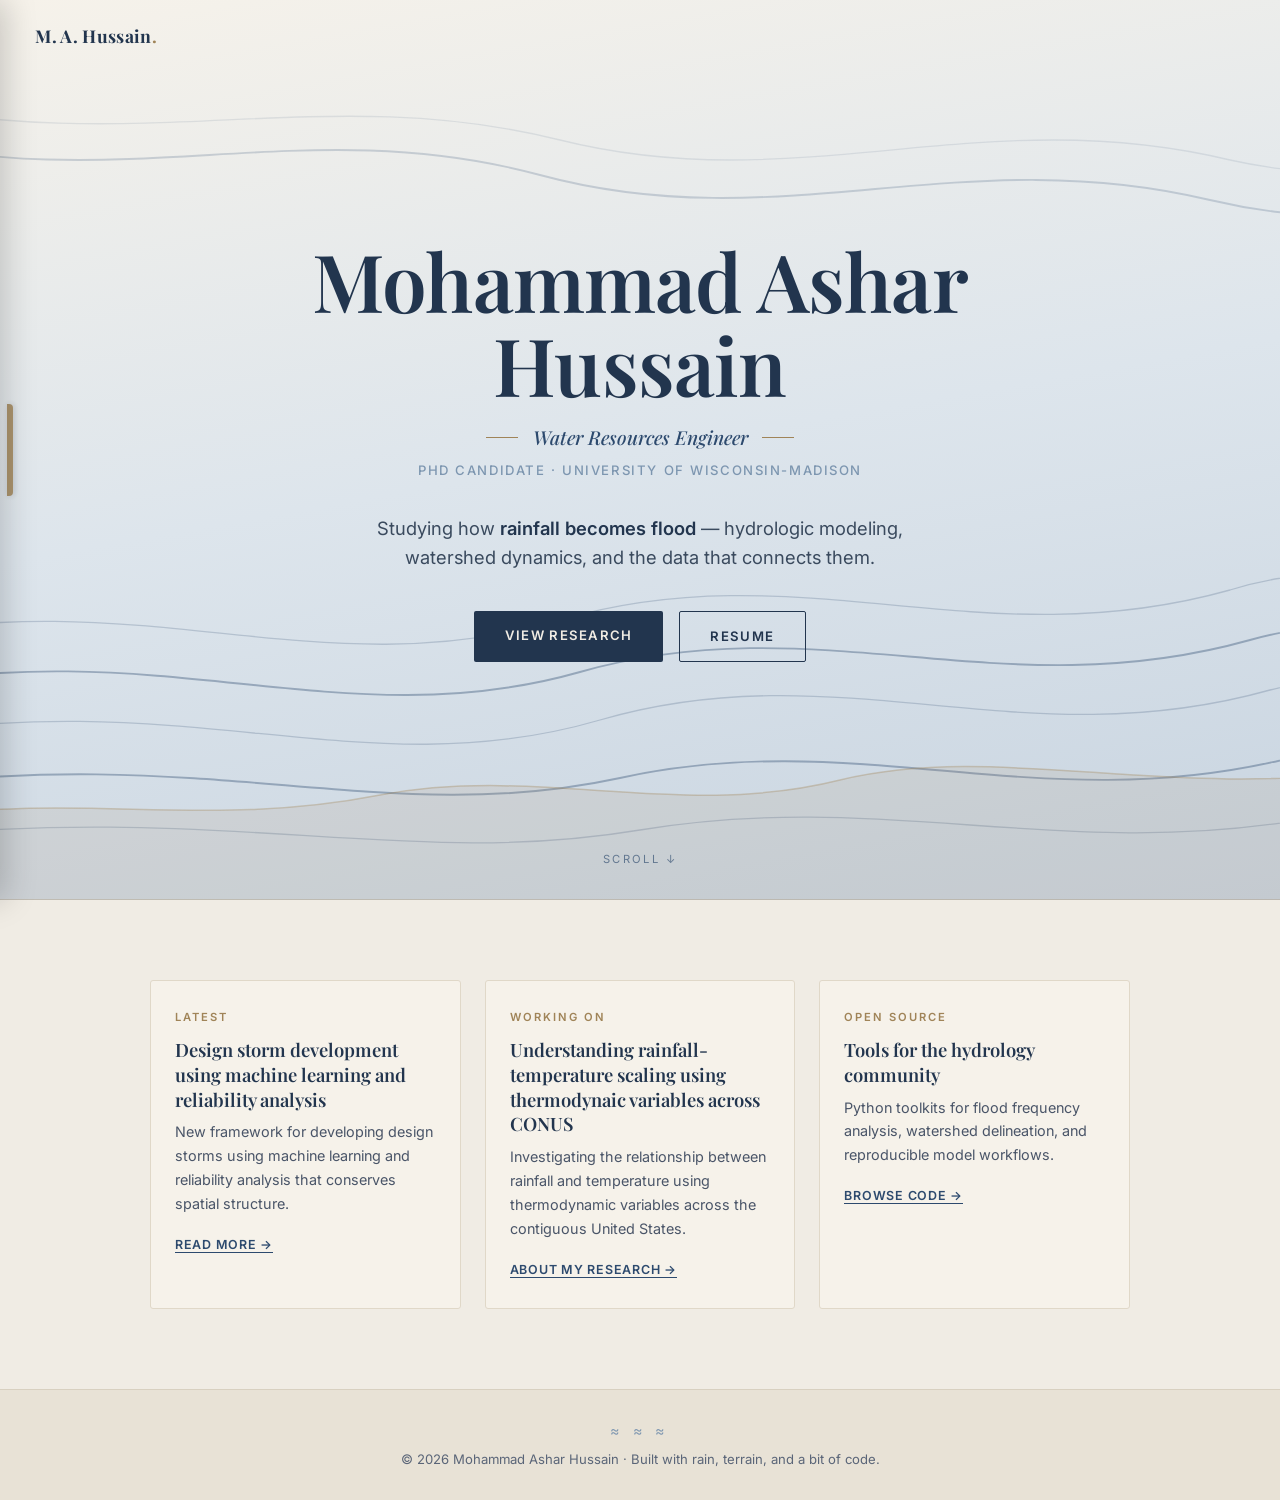
<file: index.html>
<!DOCTYPE html>
<html lang="en">
<head>
<meta charset="UTF-8">
<meta name="viewport" content="width=device-width, initial-scale=1.0">
<title>Mohammad Ashar Hussain — Water Resources Engineer</title>
<meta name="description" content="PhD Candidate in Water Resources Engineering. Research in hydrology, flood modeling, and watershed dynamics.">
<link rel="preconnect" href="https://fonts.googleapis.com">
<link rel="preconnect" href="https://fonts.gstatic.com" crossorigin>
<link href="https://fonts.googleapis.com/css2?family=Playfair+Display:ital,wght@0,500;0,600;0,700;1,500&family=Inter:wght@300;400;500;600&display=swap" rel="stylesheet">
<link rel="stylesheet" href="styles.css">
</head>
<body>

<!-- TOP BAR -->
<header class="bar">
  <a href="index.html" class="logo">M. A. Hussain<span class="dot">.</span></a>
</header>

<!-- LEFT-EDGE SIDE NAV -->
<aside class="side-nav" aria-label="Site navigation">
  <svg class="side-nav-contours" viewBox="0 0 1440 900" preserveAspectRatio="xMidYMid slice" aria-hidden="true">
    <path class="contour major" d="M-50,720 C200,640 380,760 620,690 C860,620 1040,740 1290,660 C1390,628 1460,650 1500,640"/>
    <path class="contour" d="M-50,760 C220,690 400,800 640,735 C880,670 1060,780 1310,705 C1400,678 1460,695 1500,688"/>
    <path class="contour" d="M-50,800 C240,740 420,840 660,782 C900,724 1080,820 1330,752 C1410,730 1460,742 1500,738"/>
    <path class="contour major" d="M-50,150 C220,90 400,180 640,120 C880,60 1060,160 1310,90 C1400,65 1460,80 1500,75"/>
    <path class="contour" d="M-50,190 C240,140 420,210 660,160 C900,110 1080,200 1330,140 C1410,120 1460,128 1500,124"/>
  </svg>
  <button class="side-nav-close" aria-label="Close menu">×</button>
  <nav>
    <ol>
      <li><a href="index.html">Home</a></li>
      <li><a href="about.html">About</a></li>
      <li><a href="publications.html">Publications</a></li>
      <li><a href="cv.html">Resume</a></li>
      <li><a href="code.html">Data &amp; Code</a></li>
      <li><a href="contact.html">Contact</a></li>
    </ol>
  </nav>
</aside>
<button class="side-nav-handle" aria-label="Open menu"></button>

<main>
  <!-- HERO -->
  <section class="hero">
    <svg class="hero-svg" viewBox="0 0 1440 900" preserveAspectRatio="xMidYMid slice" aria-hidden="true">
      <!-- upper contours (clouds/sky) -->
      <path class="contour" d="M-50,100 C220,160 400,80 640,140 C880,200 1060,100 1310,160 C1400,180 1460,170 1500,172" opacity=".5"/>
      <path class="contour major" d="M-50,135 C200,200 380,110 620,175 C860,240 1040,140 1290,200 C1395,225 1460,212 1500,215" opacity=".55"/>
      <!-- lower contours (terrain) -->
      <path class="contour" d="M-50,640 C220,580 400,690 640,620 C880,550 1060,660 1310,590 C1400,562 1460,580 1500,575"/>
      <path class="contour major" d="M-50,690 C240,630 420,740 660,672 C900,604 1080,710 1330,640 C1410,618 1460,628 1500,624"/>
      <path class="contour" d="M-50,740 C260,680 440,790 680,720 C920,650 1100,760 1350,690 C1420,672 1460,680 1500,678"/>
      <path class="contour major" d="M-50,790 C280,740 460,830 700,778 C940,725 1120,820 1370,758 C1430,745 1465,750 1500,748"/>
      <path class="contour" d="M-50,840 C300,800 480,870 720,830 C960,790 1140,860 1380,820 C1440,810 1470,815 1500,815"/>
      <!-- subtle horizon terrain silhouette -->
      <path class="terrain" d="M-20,900 L-20,820 C160,790 280,830 460,795 C620,765 760,820 920,780 C1080,742 1240,800 1460,770 L1460,900 Z"/>
    </svg>

    <div class="hero-content">
      <h1>Mohammad Ashar Hussain</h1>
      <p class="title-line">Water Resources Engineer</p>
      <p class="affil">PhD Candidate · University of Wisconsin-Madison</p>
      <p class="lede">Studying how <strong>rainfall becomes flood</strong> — hydrologic modeling, watershed dynamics, and the data that connects them.</p>
      <div class="hero-cta">
        <a href="publications.html" class="btn btn-solid">View Research</a>
        <a href="cv.html" class="btn btn-ghost">Resume</a>
      </div>
    </div>
    <div class="scroll-hint">Scroll ↓</div>
  </section>

  <!-- HIGHLIGHTS -->
  <section class="highlights">
    <div class="h-wrap">
      <div class="hcard">
        <div class="label">Latest</div>
        <h3>Design storm development using machine learning and reliability analysis</h3>
        <p>New framework for developing design storms using machine learning and reliability analysis that conserves spatial structure.</p>
        <a href="publications.html">Read more →</a>
      </div>
      <div class="hcard">
        <div class="label">Working on</div>
        <h3>Understanding rainfall-temperature scaling using thermodynaic variables across CONUS</h3>
        <p>Investigating the relationship between rainfall and temperature using thermodynamic variables across the contiguous United States.</p>
        <a href="about.html">About my research →</a>
      </div>
      <div class="hcard">
        <div class="label">Open source</div>
        <h3>Tools for the hydrology community</h3>
        <p>Python toolkits for flood frequency analysis, watershed delineation, and reproducible model workflows.</p>
        <a href="code.html">Browse code →</a>
      </div>
    </div>
  </section>
</main>

<footer>
  <div class="wave">≈ ≈ ≈</div>
  <div>© 2026 Mohammad Ashar Hussain · Built with rain, terrain, and a bit of code.</div>
</footer>

<script src="script.js"></script>
</body>
</html>
</file>
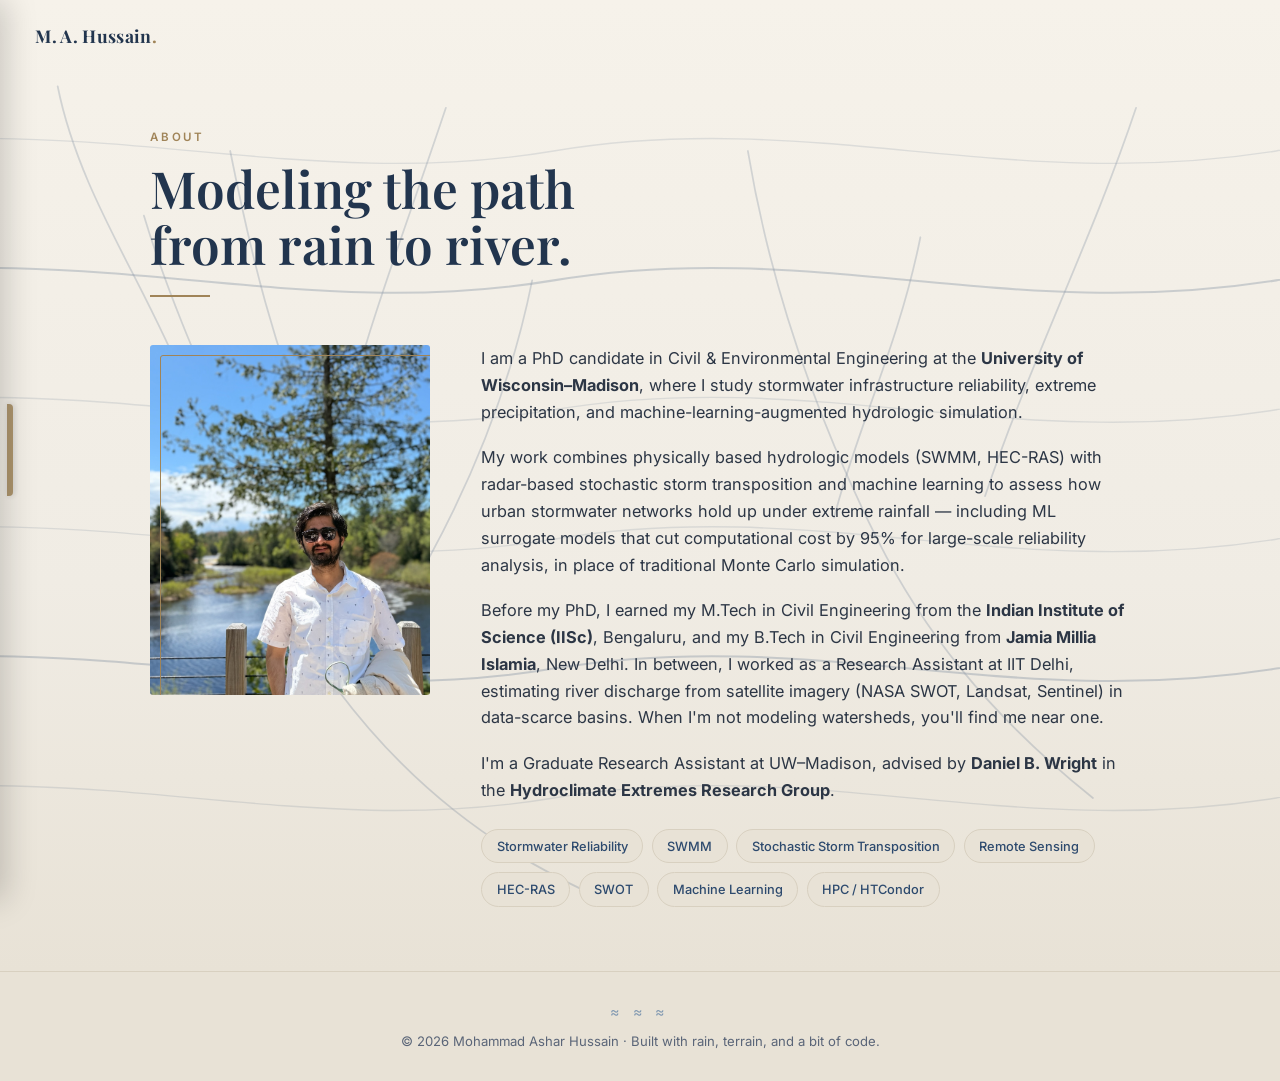
<file: about.html>
<!DOCTYPE html>
<html lang="en">
<head>
<meta charset="UTF-8">
<meta name="viewport" content="width=device-width, initial-scale=1.0">
<title>About — Mohammad Ashar Hussain</title>
<link rel="preconnect" href="https://fonts.googleapis.com">
<link rel="preconnect" href="https://fonts.gstatic.com" crossorigin>
<link href="https://fonts.googleapis.com/css2?family=Playfair+Display:ital,wght@0,500;0,600;0,700;1,500&family=Inter:wght@300;400;500;600&display=swap" rel="stylesheet">
<link rel="stylesheet" href="styles.css">
</head>
<body>

<header class="bar">
  <a href="index.html" class="logo">M. A. Hussain<span class="dot">.</span></a>
</header>

<aside class="side-nav" aria-label="Site navigation">
  <svg class="side-nav-contours" viewBox="0 0 1440 900" preserveAspectRatio="xMidYMid slice" aria-hidden="true">
    <path class="contour major" d="M-50,720 C200,640 380,760 620,690 C860,620 1040,740 1290,660 C1390,628 1460,650 1500,640"/>
    <path class="contour" d="M-50,760 C220,690 400,800 640,735 C880,670 1060,780 1310,705 C1400,678 1460,695 1500,688"/>
    <path class="contour" d="M-50,800 C240,740 420,840 660,782 C900,724 1080,820 1330,752 C1410,730 1460,742 1500,738"/>
    <path class="contour major" d="M-50,150 C220,90 400,180 640,120 C880,60 1060,160 1310,90 C1400,65 1460,80 1500,75"/>
    <path class="contour" d="M-50,190 C240,140 420,210 660,160 C900,110 1080,200 1330,140 C1410,120 1460,128 1500,124"/>
  </svg>
  <button class="side-nav-close" aria-label="Close menu">×</button>
  <nav>
    <ol>
      <li><a href="index.html">Home</a></li>
      <li><a href="about.html">About</a></li>
      <li><a href="publications.html">Publications</a></li>
      <li><a href="cv.html">Resume</a></li>
      <li><a href="code.html">Data &amp; Code</a></li>
      <li><a href="contact.html">Contact</a></li>
    </ol>
  </nav>
</aside>
<button class="side-nav-handle" aria-label="Open menu"></button>

<main>
  <section class="page">
    <!-- HYDROLOGY / WATERSHED BACKGROUND -->
    <svg class="page-bg" viewBox="0 0 1440 900" preserveAspectRatio="xMidYMid slice" aria-hidden="true">
      <path class="contour" d="M-50,140 C220,100 400,180 640,140 C880,100 1060,180 1310,140 C1400,124 1460,130 1500,128"/>
      <path class="contour major" d="M-50,260 C220,220 400,300 640,260 C880,220 1060,300 1310,260 C1400,244 1460,250 1500,248"/>
      <path class="contour" d="M-50,380 C220,340 400,420 640,380 C880,340 1060,420 1310,380 C1400,364 1460,370 1500,368"/>
      <path class="contour" d="M-50,500 C220,460 400,540 640,500 C880,460 1060,540 1310,500 C1400,484 1460,490 1500,488"/>
      <path class="contour major" d="M-50,620 C220,580 400,660 640,620 C880,580 1060,660 1310,620 C1400,604 1460,610 1500,608"/>
      <path class="contour" d="M-50,740 C220,700 400,780 640,740 C880,700 1060,780 1310,740 C1400,724 1460,730 1500,728"/>
      <path class="river" d="M180,80 C200,180 260,260 300,360 C340,460 380,560 440,640 C500,720 580,790 700,840"/>
      <path class="river" d="M340,140 C360,240 380,320 420,420"/>
      <path class="river" d="M540,100 C500,220 460,320 440,420"/>
      <path class="river" d="M260,200 C290,300 340,400 380,500"/>
      <path class="river" d="M620,260 C600,360 560,460 500,560"/>
      <path class="river" d="M820,140 C840,260 880,380 940,500 C980,580 1040,660 1140,740"/>
      <path class="river" d="M980,220 C960,320 920,400 900,480"/>
      <path class="river" d="M1180,100 C1140,220 1080,340 1040,460"/>
    </svg>
    <div class="page-wrap">
      <div class="page-head">
        <div class="eyebrow">About</div>
        <h1>Modeling the path<br>from rain to river.</h1>
        <div class="divider"></div>
      </div>

      <div class="about-grid">
        <div class="portrait">
          <img src="assets/photo.jpg" alt="Mohammad Ashar Hussain">
        </div>
        <div class="about-text">
          <p>I am a PhD candidate in Civil &amp; Environmental Engineering at the <strong>University of Wisconsin–Madison</strong>, where I study stormwater infrastructure reliability, extreme precipitation, and machine-learning-augmented hydrologic simulation.</p>
          <p>My work combines physically based hydrologic models (SWMM, HEC-RAS) with radar-based stochastic storm transposition and machine learning to assess how urban stormwater networks hold up under extreme rainfall — including ML surrogate models that cut computational cost by 95% for large-scale reliability analysis, in place of traditional Monte Carlo simulation.</p>
          <p>Before my PhD, I earned my M.Tech in Civil Engineering from the <strong>Indian Institute of Science (IISc)</strong>, Bengaluru, and my B.Tech in Civil Engineering from <strong>Jamia Millia Islamia</strong>, New Delhi. In between, I worked as a Research Assistant at IIT Delhi, estimating river discharge from satellite imagery (NASA SWOT, Landsat, Sentinel) in data-scarce basins. When I'm not modeling watersheds, you'll find me near one.</p>
          <p>I'm a Graduate Research Assistant at UW–Madison, advised by <strong>Daniel B. Wright</strong> in the <strong>Hydroclimate Extremes Research Group</strong>.</p>

          <div class="interests">
            <span class="chip">Stormwater Reliability</span>
            <span class="chip">SWMM</span>
            <span class="chip">Stochastic Storm Transposition</span>
            <span class="chip">Remote Sensing</span>
            <span class="chip">HEC-RAS</span>
            <span class="chip">SWOT</span>
            <span class="chip">Machine Learning</span>
            <span class="chip">HPC / HTCondor</span>
          </div>
        </div>
      </div>
    </div>
  </section>
</main>

<footer>
  <div class="wave">≈ ≈ ≈</div>
  <div>© 2026 Mohammad Ashar Hussain · Built with rain, terrain, and a bit of code.</div>
</footer>

<script src="script.js"></script>
</body>
</html>
</file>
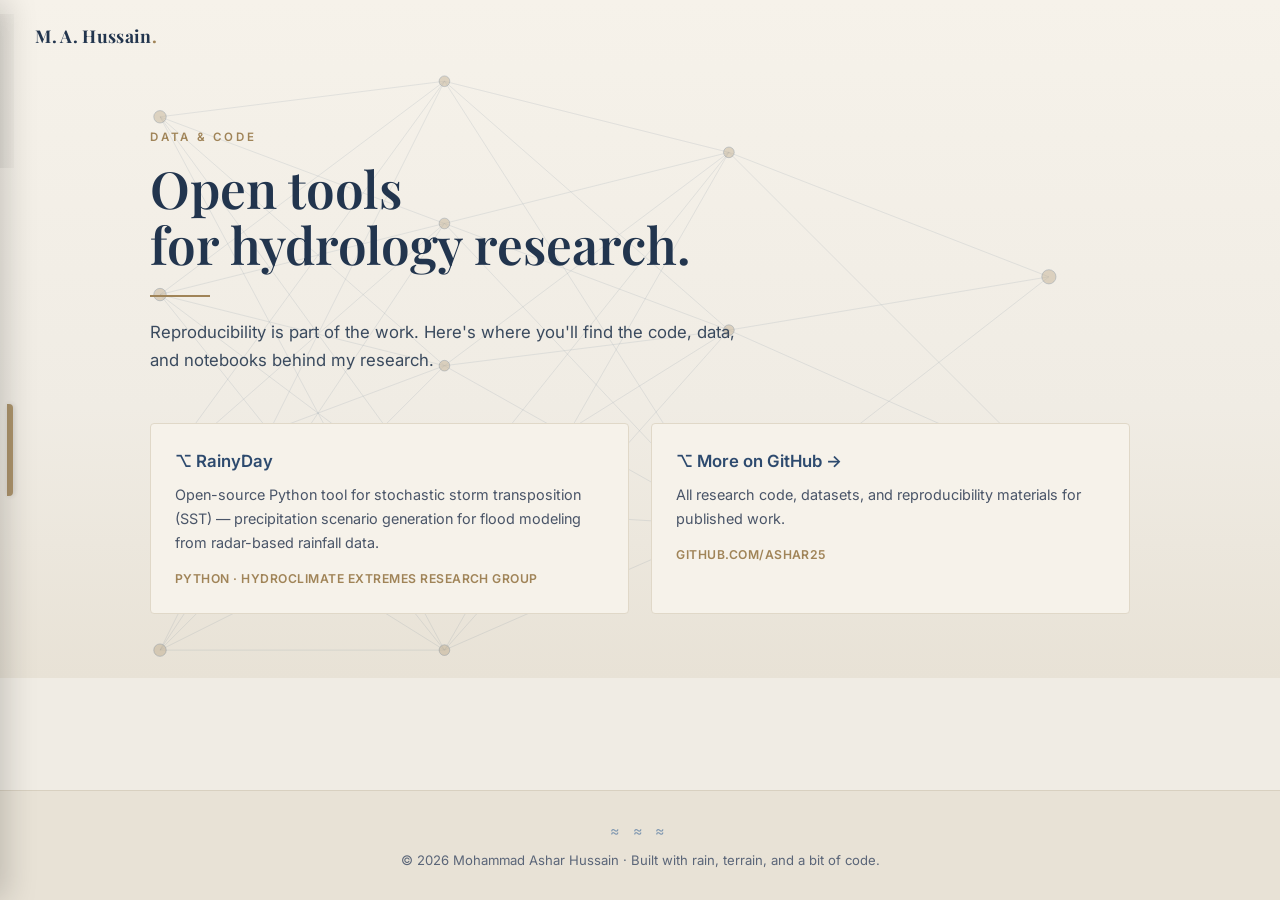
<file: code.html>
<!DOCTYPE html>
<html lang="en">
<head>
<meta charset="UTF-8">
<meta name="viewport" content="width=device-width, initial-scale=1.0">
<title>Data &amp; Code — Mohammad Ashar Hussain</title>
<link rel="preconnect" href="https://fonts.googleapis.com">
<link rel="preconnect" href="https://fonts.gstatic.com" crossorigin>
<link href="https://fonts.googleapis.com/css2?family=Playfair+Display:ital,wght@0,500;0,600;0,700;1,500&family=Inter:wght@300;400;500;600&display=swap" rel="stylesheet">
<link rel="stylesheet" href="styles.css">
</head>
<body>

<header class="bar">
  <a href="index.html" class="logo">M. A. Hussain<span class="dot">.</span></a>
</header>

<aside class="side-nav" aria-label="Site navigation">
  <svg class="side-nav-contours" viewBox="0 0 1440 900" preserveAspectRatio="xMidYMid slice" aria-hidden="true">
    <path class="contour major" d="M-50,720 C200,640 380,760 620,690 C860,620 1040,740 1290,660 C1390,628 1460,650 1500,640"/>
    <path class="contour" d="M-50,760 C220,690 400,800 640,735 C880,670 1060,780 1310,705 C1400,678 1460,695 1500,688"/>
    <path class="contour" d="M-50,800 C240,740 420,840 660,782 C900,724 1080,820 1330,752 C1410,730 1460,742 1500,738"/>
    <path class="contour major" d="M-50,150 C220,90 400,180 640,120 C880,60 1060,160 1310,90 C1400,65 1460,80 1500,75"/>
    <path class="contour" d="M-50,190 C240,140 420,210 660,160 C900,110 1080,200 1330,140 C1410,120 1460,128 1500,124"/>
  </svg>
  <button class="side-nav-close" aria-label="Close menu">×</button>
  <nav>
    <ol>
      <li><a href="index.html">Home</a></li>
      <li><a href="about.html">About</a></li>
      <li><a href="publications.html">Publications</a></li>
      <li><a href="cv.html">Resume</a></li>
      <li><a href="code.html">Data &amp; Code</a></li>
      <li><a href="contact.html">Contact</a></li>
    </ol>
  </nav>
</aside>
<button class="side-nav-handle" aria-label="Open menu"></button>

<main>
  <section class="page">
    <!-- MACHINE LEARNING NETWORK BACKGROUND -->
    <svg class="page-bg" viewBox="0 0 1440 900" preserveAspectRatio="xMidYMid slice" aria-hidden="true">
      <g class="edge">
        <line x1="180" y1="200" x2="500" y2="160"/>
        <line x1="180" y1="200" x2="500" y2="320"/>
        <line x1="180" y1="200" x2="500" y2="480"/>
        <line x1="180" y1="200" x2="500" y2="640"/>
        <line x1="180" y1="200" x2="500" y2="800"/>
        <line x1="180" y1="400" x2="500" y2="160"/>
        <line x1="180" y1="400" x2="500" y2="320"/>
        <line x1="180" y1="400" x2="500" y2="480"/>
        <line x1="180" y1="400" x2="500" y2="640"/>
        <line x1="180" y1="400" x2="500" y2="800"/>
        <line x1="180" y1="600" x2="500" y2="160"/>
        <line x1="180" y1="600" x2="500" y2="320"/>
        <line x1="180" y1="600" x2="500" y2="480"/>
        <line x1="180" y1="600" x2="500" y2="640"/>
        <line x1="180" y1="600" x2="500" y2="800"/>
        <line x1="180" y1="800" x2="500" y2="160"/>
        <line x1="180" y1="800" x2="500" y2="320"/>
        <line x1="180" y1="800" x2="500" y2="480"/>
        <line x1="180" y1="800" x2="500" y2="640"/>
        <line x1="180" y1="800" x2="500" y2="800"/>
        <line x1="500" y1="160" x2="820" y2="240"/>
        <line x1="500" y1="160" x2="820" y2="440"/>
        <line x1="500" y1="160" x2="820" y2="660"/>
        <line x1="500" y1="320" x2="820" y2="240"/>
        <line x1="500" y1="320" x2="820" y2="440"/>
        <line x1="500" y1="320" x2="820" y2="660"/>
        <line x1="500" y1="480" x2="820" y2="240"/>
        <line x1="500" y1="480" x2="820" y2="440"/>
        <line x1="500" y1="480" x2="820" y2="660"/>
        <line x1="500" y1="640" x2="820" y2="240"/>
        <line x1="500" y1="640" x2="820" y2="440"/>
        <line x1="500" y1="640" x2="820" y2="660"/>
        <line x1="500" y1="800" x2="820" y2="240"/>
        <line x1="500" y1="800" x2="820" y2="440"/>
        <line x1="500" y1="800" x2="820" y2="660"/>
        <line x1="820" y1="240" x2="1180" y2="380"/>
        <line x1="820" y1="240" x2="1180" y2="600"/>
        <line x1="820" y1="440" x2="1180" y2="380"/>
        <line x1="820" y1="440" x2="1180" y2="600"/>
        <line x1="820" y1="660" x2="1180" y2="380"/>
        <line x1="820" y1="660" x2="1180" y2="600"/>
      </g>
      <circle class="node" cx="180" cy="200" r="7"/>
      <circle class="node" cx="180" cy="400" r="7"/>
      <circle class="node" cx="180" cy="600" r="7"/>
      <circle class="node" cx="180" cy="800" r="7"/>
      <circle class="node" cx="500" cy="160" r="6"/>
      <circle class="node" cx="500" cy="320" r="6"/>
      <circle class="node" cx="500" cy="480" r="6"/>
      <circle class="node" cx="500" cy="640" r="6"/>
      <circle class="node" cx="500" cy="800" r="6"/>
      <circle class="node" cx="820" cy="240" r="6"/>
      <circle class="node" cx="820" cy="440" r="6"/>
      <circle class="node" cx="820" cy="660" r="6"/>
      <circle class="node" cx="1180" cy="380" r="8"/>
      <circle class="node" cx="1180" cy="600" r="8"/>
    </svg>
    <div class="page-wrap">
      <div class="page-head">
        <div class="eyebrow">Data &amp; Code</div>
        <h1>Open tools<br>for hydrology research.</h1>
        <div class="divider"></div>
        <p class="lead">Reproducibility is part of the work. Here's where you'll find the code, data, and notebooks behind my research.</p>
      </div>

      <div class="repo-grid">
        <a class="repo" href="https://github.com/HydroclimateExtremesGroup/RainyDay" target="_blank" rel="noopener">
          <div class="repo-name">⌥ RainyDay</div>
          <div class="repo-desc">Open-source Python tool for stochastic storm transposition (SST) — precipitation scenario generation for flood modeling from radar-based rainfall data.</div>
          <div class="repo-meta">Python · Hydroclimate Extremes Research Group</div>
        </a>
        <a class="repo" href="https://github.com/Ashar25" target="_blank" rel="noopener">
          <div class="repo-name">⌥ More on GitHub →</div>
          <div class="repo-desc">All research code, datasets, and reproducibility materials for published work.</div>
          <div class="repo-meta">github.com/Ashar25</div>
        </a>
      </div>
    </div>
  </section>
</main>

<footer>
  <div class="wave">≈ ≈ ≈</div>
  <div>© 2026 Mohammad Ashar Hussain · Built with rain, terrain, and a bit of code.</div>
</footer>

<script src="script.js"></script>
</body>
</html>
</file>
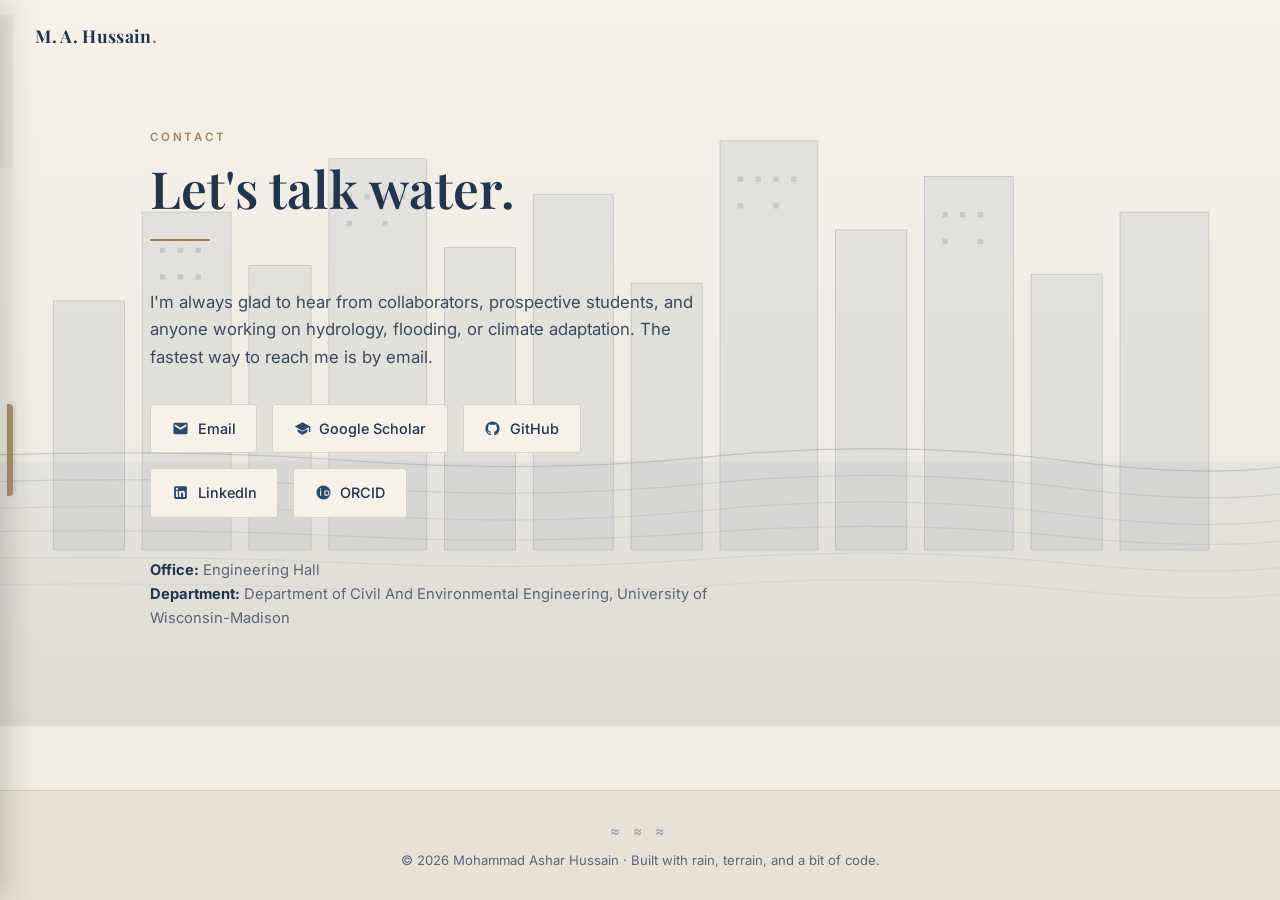
<file: contact.html>
<!DOCTYPE html>
<html lang="en">
<head>
<meta charset="UTF-8">
<meta name="viewport" content="width=device-width, initial-scale=1.0">
<title>Contact — Mohammad Ashar Hussain</title>
<link rel="preconnect" href="https://fonts.googleapis.com">
<link rel="preconnect" href="https://fonts.gstatic.com" crossorigin>
<link href="https://fonts.googleapis.com/css2?family=Playfair+Display:ital,wght@0,500;0,600;0,700;1,500&family=Inter:wght@300;400;500;600&display=swap" rel="stylesheet">
<link rel="stylesheet" href="styles.css">
</head>
<body>

<header class="bar">
  <a href="index.html" class="logo">M. A. Hussain<span class="dot">.</span></a>
</header>

<aside class="side-nav" aria-label="Site navigation">
  <svg class="side-nav-contours" viewBox="0 0 1440 900" preserveAspectRatio="xMidYMid slice" aria-hidden="true">
    <path class="contour major" d="M-50,720 C200,640 380,760 620,690 C860,620 1040,740 1290,660 C1390,628 1460,650 1500,640"/>
    <path class="contour" d="M-50,760 C220,690 400,800 640,735 C880,670 1060,780 1310,705 C1400,678 1460,695 1500,688"/>
    <path class="contour" d="M-50,800 C240,740 420,840 660,782 C900,724 1080,820 1330,752 C1410,730 1460,742 1500,738"/>
    <path class="contour major" d="M-50,150 C220,90 400,180 640,120 C880,60 1060,160 1310,90 C1400,65 1460,80 1500,75"/>
    <path class="contour" d="M-50,190 C240,140 420,210 660,160 C900,110 1080,200 1330,140 C1410,120 1460,128 1500,124"/>
  </svg>
  <button class="side-nav-close" aria-label="Close menu">×</button>
  <nav>
    <ol>
      <li><a href="index.html">Home</a></li>
      <li><a href="about.html">About</a></li>
      <li><a href="publications.html">Publications</a></li>
      <li><a href="cv.html">Resume</a></li>
      <li><a href="code.html">Data &amp; Code</a></li>
      <li><a href="contact.html">Contact</a></li>
    </ol>
  </nav>
</aside>
<button class="side-nav-handle" aria-label="Open menu"></button>

<main>
  <section class="page">
    <!-- URBAN FLOODING BACKGROUND -->
    <svg class="page-bg" viewBox="0 0 1440 900" preserveAspectRatio="xMidYMid slice" aria-hidden="true">
      <g class="building">
        <rect x="60" y="380" width="80" height="280"/>
        <rect x="160" y="280" width="100" height="380"/>
        <rect x="280" y="340" width="70" height="320"/>
        <rect x="370" y="220" width="110" height="440"/>
        <rect x="500" y="320" width="80" height="340"/>
        <rect x="600" y="260" width="90" height="400"/>
        <rect x="710" y="360" width="80" height="300"/>
        <rect x="810" y="200" width="110" height="460"/>
        <rect x="940" y="300" width="80" height="360"/>
        <rect x="1040" y="240" width="100" height="420"/>
        <rect x="1160" y="350" width="80" height="310"/>
        <rect x="1260" y="280" width="100" height="380"/>
      </g>
      <g fill="rgba(45,74,110,.32)">
        <rect x="180" y="320" width="6" height="6"/>
        <rect x="200" y="320" width="6" height="6"/>
        <rect x="220" y="320" width="6" height="6"/>
        <rect x="180" y="350" width="6" height="6"/>
        <rect x="200" y="350" width="6" height="6"/>
        <rect x="220" y="350" width="6" height="6"/>
        <rect x="390" y="260" width="6" height="6"/>
        <rect x="410" y="260" width="6" height="6"/>
        <rect x="430" y="260" width="6" height="6"/>
        <rect x="450" y="260" width="6" height="6"/>
        <rect x="390" y="290" width="6" height="6"/>
        <rect x="430" y="290" width="6" height="6"/>
        <rect x="830" y="240" width="6" height="6"/>
        <rect x="850" y="240" width="6" height="6"/>
        <rect x="870" y="240" width="6" height="6"/>
        <rect x="890" y="240" width="6" height="6"/>
        <rect x="830" y="270" width="6" height="6"/>
        <rect x="870" y="270" width="6" height="6"/>
        <rect x="1060" y="280" width="6" height="6"/>
        <rect x="1080" y="280" width="6" height="6"/>
        <rect x="1100" y="280" width="6" height="6"/>
        <rect x="1060" y="310" width="6" height="6"/>
        <rect x="1100" y="310" width="6" height="6"/>
      </g>
      <path class="waterfill" d="M-50,560 L1500,560 L1500,900 L-50,900 Z"/>
      <path class="waterline" d="M-50,555 Q200,545 400,560 T800,555 T1200,560 T1500,555"/>
      <path class="waterline" d="M-50,585 Q200,575 400,590 T800,585 T1200,590 T1500,585" opacity=".7"/>
      <path class="waterline" d="M-50,615 Q200,605 400,620 T800,615 T1200,620 T1500,615" opacity=".5"/>
      <path class="waterline" d="M-50,640 Q200,635 400,645 T800,640 T1200,645 T1500,640" opacity=".5"/>
      <path class="waterline" d="M-50,670 Q200,665 400,675 T800,670 T1200,675 T1500,670" opacity=".4"/>
      <path class="waterline" d="M-50,700 Q200,695 400,705 T800,700 T1200,705 T1500,700" opacity=".3"/>
    </svg>
    <div class="page-wrap">
      <div class="page-head">
        <div class="eyebrow">Contact</div>
        <h1>Let's talk water.</h1>
        <div class="divider"></div>
      </div>

      <div class="contact-inner">
        <p>I'm always glad to hear from collaborators, prospective students, and anyone working on hydrology, flooding, or climate adaptation. The fastest way to reach me is by email.</p>

        <div class="contact-links">
          <a href="mailto:mahussain3@wisc.edu">
            <svg viewBox="0 0 24 24"><path d="M20 4H4a2 2 0 0 0-2 2v12a2 2 0 0 0 2 2h16a2 2 0 0 0 2-2V6a2 2 0 0 0-2-2zm0 4.7-8 5-8-5V6l8 5 8-5v2.7z"/></svg>
            Email
          </a>
          <a href="https://scholar.google.com/citations?user=aCj7oDoAAAAJ&hl=en" target="_blank" rel="noopener">
            <svg viewBox="0 0 24 24"><path d="M12 3 1 9l11 6 9-4.9V17h2V9L12 3zm-6.8 9.7v4.3L12 21l6.8-4v-4.3L12 16.4l-6.8-3.7z"/></svg>
            Google Scholar
          </a>
          <a href="https://github.com/Ashar25" target="_blank" rel="noopener">
            <svg viewBox="0 0 24 24"><path d="M12 2a10 10 0 0 0-3.16 19.49c.5.09.68-.22.68-.48v-1.7c-2.78.6-3.37-1.34-3.37-1.34-.45-1.15-1.11-1.46-1.11-1.46-.91-.62.07-.6.07-.6 1 .07 1.53 1.03 1.53 1.03.9 1.52 2.34 1.08 2.91.83.09-.65.35-1.09.63-1.34-2.22-.25-4.55-1.11-4.55-4.94 0-1.09.39-1.98 1.03-2.68-.1-.25-.45-1.27.1-2.64 0 0 .84-.27 2.75 1.02a9.58 9.58 0 0 1 5 0c1.91-1.3 2.75-1.02 2.75-1.02.55 1.37.2 2.39.1 2.64.64.7 1.03 1.59 1.03 2.68 0 3.84-2.34 4.68-4.57 4.93.36.31.68.92.68 1.85v2.74c0 .27.18.58.69.48A10 10 0 0 0 12 2z"/></svg>
            GitHub
          </a>
          <a href="https://www.linkedin.com/in/asharhussain" target="_blank" rel="noopener">
            <svg viewBox="0 0 24 24"><path d="M19 3H5a2 2 0 0 0-2 2v14a2 2 0 0 0 2 2h14a2 2 0 0 0 2-2V5a2 2 0 0 0-2-2zM8.34 18.34H5.67v-8.6h2.67v8.6zM7 8.57a1.55 1.55 0 1 1 0-3.1 1.55 1.55 0 0 1 0 3.1zm11.34 9.77h-2.67v-4.18c0-1 0-2.28-1.39-2.28s-1.6 1.09-1.6 2.21v4.25H10v-8.6h2.56v1.17h.04a2.8 2.8 0 0 1 2.52-1.39c2.7 0 3.2 1.78 3.2 4.09v4.73z"/></svg>
            LinkedIn
          </a>
          <a href="https://orcid.org/0009-0000-8798-3633" target="_blank" rel="noopener">
            <svg viewBox="0 0 24 24"><path d="M12 2a10 10 0 1 0 0 20 10 10 0 0 0 0-20zM8.65 16.5H7.1V9.05h1.55v7.45zM7.87 8.1a.98.98 0 1 1 0-1.96.98.98 0 0 1 0 1.96zm9.13 8.4h-3.65V9.05h3.53c2.34 0 3.62 1.6 3.62 3.72 0 2.16-1.4 3.73-3.5 3.73zm-.16-6.1h-1.94v4.74h1.9c1.4 0 2.13-1.04 2.13-2.37 0-1.3-.75-2.37-2.09-2.37z"/></svg>
            ORCID
          </a>
        </div>

        <p style="margin-top:2.5rem;font-size:.92rem;color:#5a6578">
          <strong style="color:var(--slate)">Office:</strong> Engineering Hall<br>
          <strong style="color:var(--slate)">Department:</strong> Department of Civil And Environmental Engineering,  University of Wisconsin-Madison<br>
        </p>
      </div>
    </div>
  </section>
</main>

<footer>
  <div class="wave">≈ ≈ ≈</div>
  <div>© 2026 Mohammad Ashar Hussain · Built with rain, terrain, and a bit of code.</div>
</footer>

<script src="script.js"></script>
</body>
</html>
</file>
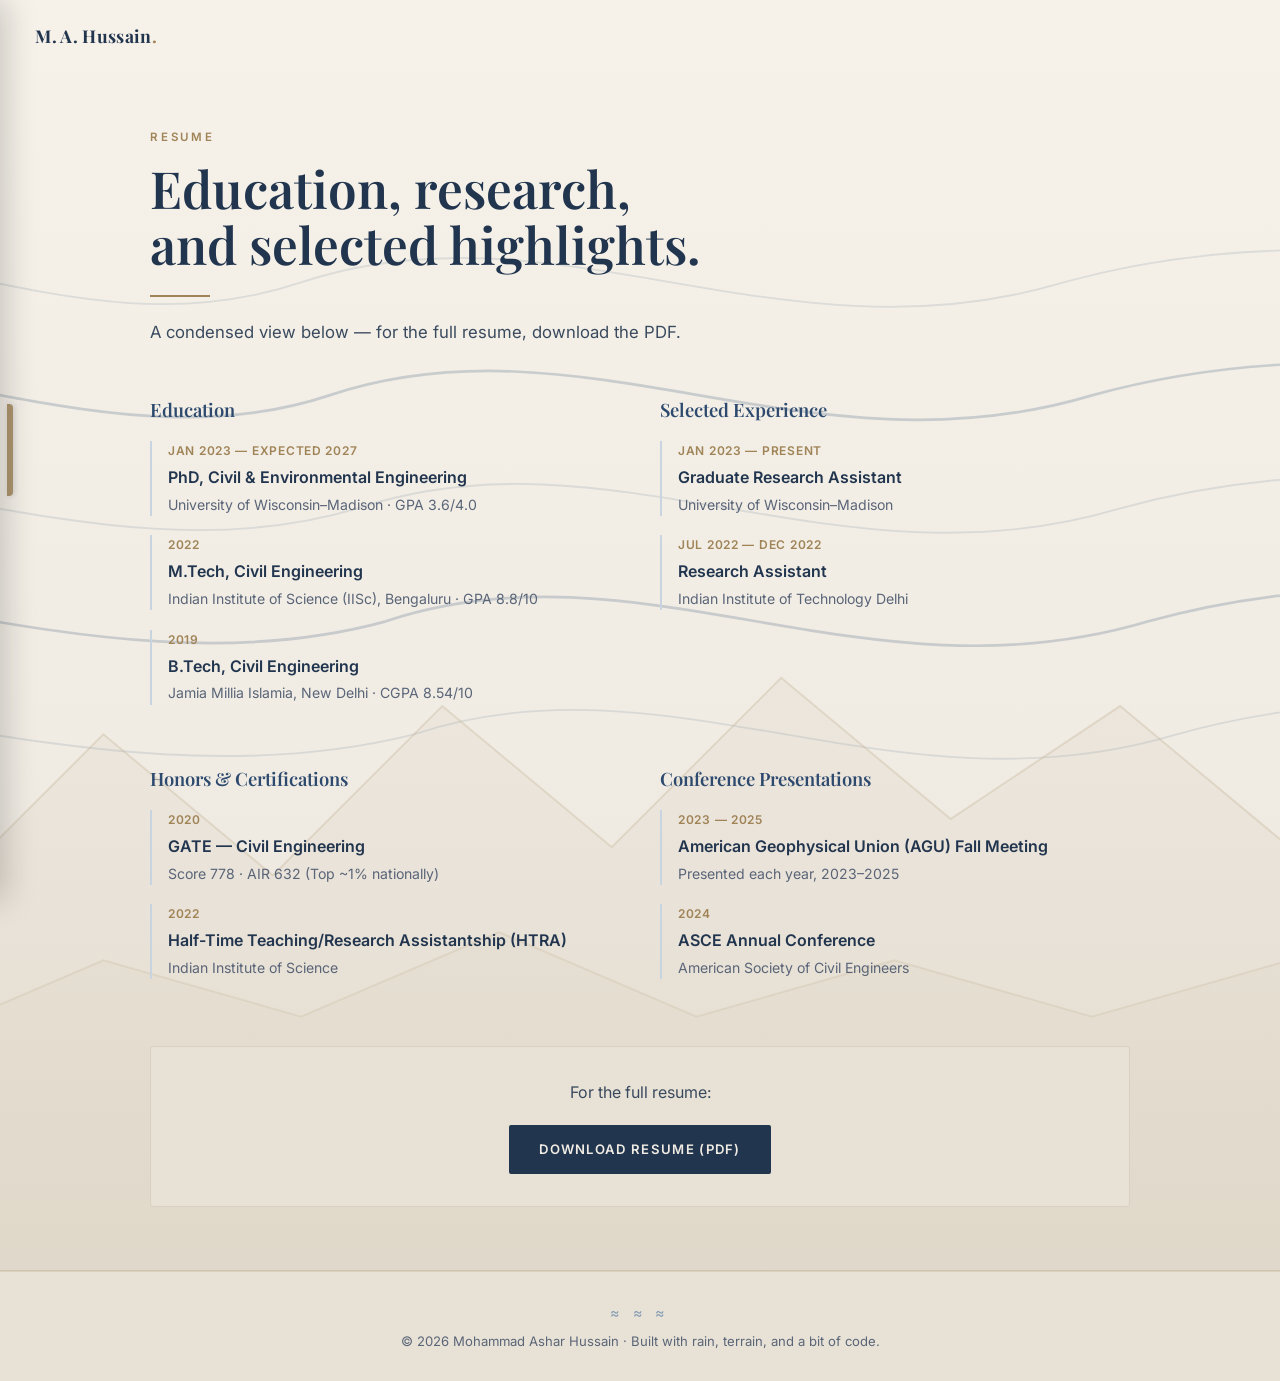
<file: cv.html>
<!DOCTYPE html>
<html lang="en">
<head>
<meta charset="UTF-8">
<meta name="viewport" content="width=device-width, initial-scale=1.0">
<title>Resume — Mohammad Ashar Hussain</title>
<link rel="preconnect" href="https://fonts.googleapis.com">
<link rel="preconnect" href="https://fonts.gstatic.com" crossorigin>
<link href="https://fonts.googleapis.com/css2?family=Playfair+Display:ital,wght@0,500;0,600;0,700;1,500&family=Inter:wght@300;400;500;600&display=swap" rel="stylesheet">
<link rel="stylesheet" href="styles.css">
</head>
<body>

<header class="bar">
  <a href="index.html" class="logo">M. A. Hussain<span class="dot">.</span></a>
</header>

<aside class="side-nav" aria-label="Site navigation">
  <svg class="side-nav-contours" viewBox="0 0 1440 900" preserveAspectRatio="xMidYMid slice" aria-hidden="true">
    <path class="contour major" d="M-50,720 C200,640 380,760 620,690 C860,620 1040,740 1290,660 C1390,628 1460,650 1500,640"/>
    <path class="contour" d="M-50,760 C220,690 400,800 640,735 C880,670 1060,780 1310,705 C1400,678 1460,695 1500,688"/>
    <path class="contour" d="M-50,800 C240,740 420,840 660,782 C900,724 1080,820 1330,752 C1410,730 1460,742 1500,738"/>
    <path class="contour major" d="M-50,150 C220,90 400,180 640,120 C880,60 1060,160 1310,90 C1400,65 1460,80 1500,75"/>
    <path class="contour" d="M-50,190 C240,140 420,210 660,160 C900,110 1080,200 1330,140 C1410,120 1460,128 1500,124"/>
  </svg>
  <button class="side-nav-close" aria-label="Close menu">×</button>
  <nav>
    <ol>
      <li><a href="index.html">Home</a></li>
      <li><a href="about.html">About</a></li>
      <li><a href="publications.html">Publications</a></li>
      <li><a href="cv.html">Resume</a></li>
      <li><a href="code.html">Data &amp; Code</a></li>
      <li><a href="contact.html">Contact</a></li>
    </ol>
  </nav>
</aside>
<button class="side-nav-handle" aria-label="Open menu"></button>

<main>
  <section class="page">
    <!-- TOPOGRAPHY / TERRAIN BACKGROUND -->
    <svg class="page-bg" viewBox="0 0 1440 900" preserveAspectRatio="xMidYMid slice" aria-hidden="true">
      <path class="contour" d="M-50,200 C160,120 300,260 480,200 C660,140 820,260 1020,200 C1200,150 1340,200 1500,180"/>
      <path class="contour major" d="M-50,280 C140,200 320,340 500,280 C680,220 840,340 1040,280 C1220,230 1360,280 1500,260"/>
      <path class="contour" d="M-50,360 C120,280 320,420 520,360 C700,300 860,420 1060,360 C1240,310 1380,360 1500,340"/>
      <path class="contour major" d="M-50,440 C100,360 320,500 540,440 C720,380 880,500 1080,440 C1260,390 1400,440 1500,420"/>
      <path class="contour" d="M-50,520 C80,440 320,580 560,520 C740,460 900,580 1100,520 C1280,470 1420,520 1500,500"/>
      <path class="ridge" d="M-20,900 L-20,680 L120,560 L220,640 L340,520 L460,620 L580,500 L700,600 L820,480 L940,580 L1060,500 L1180,600 L1300,540 L1460,620 L1460,900 Z"/>
      <path class="ridge" d="M-20,900 L-20,760 L100,700 L200,740 L340,680 L480,720 L620,660 L760,720 L900,680 L1040,720 L1180,680 L1320,740 L1460,720 L1460,900 Z" opacity=".7"/>
    </svg>
    <div class="page-wrap">
      <div class="page-head">
        <div class="eyebrow">Resume</div>
        <h1>Education, research,<br>and selected highlights.</h1>
        <div class="divider"></div>
        <p class="lead">A condensed view below — for the full resume, download the PDF.</p>
      </div>

      <div class="cv-grid">
        <div class="cv-block">
          <h3>Education</h3>
          <div class="cv-item">
            <div class="when">Jan 2023 — Expected 2027</div>
            <div class="what">PhD, Civil &amp; Environmental Engineering</div>
            <div class="where">University of Wisconsin–Madison · GPA 3.6/4.0</div>
          </div>
          <div class="cv-item">
            <div class="when">2022</div>
            <div class="what">M.Tech, Civil Engineering</div>
            <div class="where">Indian Institute of Science (IISc), Bengaluru · GPA 8.8/10</div>
          </div>
          <div class="cv-item">
            <div class="when">2019</div>
            <div class="what">B.Tech, Civil Engineering</div>
            <div class="where">Jamia Millia Islamia, New Delhi · CGPA 8.54/10</div>
          </div>
        </div>

        <div class="cv-block">
          <h3>Selected Experience</h3>
          <div class="cv-item">
            <div class="when">Jan 2023 — Present</div>
            <div class="what">Graduate Research Assistant</div>
            <div class="where">University of Wisconsin–Madison</div>
          </div>
          <div class="cv-item">
            <div class="when">Jul 2022 — Dec 2022</div>
            <div class="what">Research Assistant</div>
            <div class="where">Indian Institute of Technology Delhi</div>
          </div>
        </div>

        <div class="cv-block">
          <h3>Honors &amp; Certifications</h3>
          <div class="cv-item">
            <div class="when">2020</div>
            <div class="what">GATE — Civil Engineering</div>
            <div class="where">Score 778 · AIR 632 (Top ~1% nationally)</div>
          </div>
          <div class="cv-item">
            <div class="when">2022</div>
            <div class="what">Half-Time Teaching/Research Assistantship (HTRA)</div>
            <div class="where">Indian Institute of Science</div>
          </div>
        </div>

        <div class="cv-block">
          <h3>Conference Presentations</h3>
          <div class="cv-item">
            <div class="when">2023 — 2025</div>
            <div class="what">American Geophysical Union (AGU) Fall Meeting</div>
            <div class="where">Presented each year, 2023–2025</div>
          </div>
          <div class="cv-item">
            <div class="when">2024</div>
            <div class="what">ASCE Annual Conference</div>
            <div class="where">American Society of Civil Engineers</div>
          </div>
        </div>
      </div>

      <div class="cv-download-band">
        <p>For the full resume:</p>
        <a href="assets/cv.pdf" class="btn btn-solid" download>Download Resume (PDF)</a>
      </div>
    </div>
  </section>
</main>

<footer>
  <div class="wave">≈ ≈ ≈</div>
  <div>© 2026 Mohammad Ashar Hussain · Built with rain, terrain, and a bit of code.</div>
</footer>

<script src="script.js"></script>
</body>
</html>
</file>
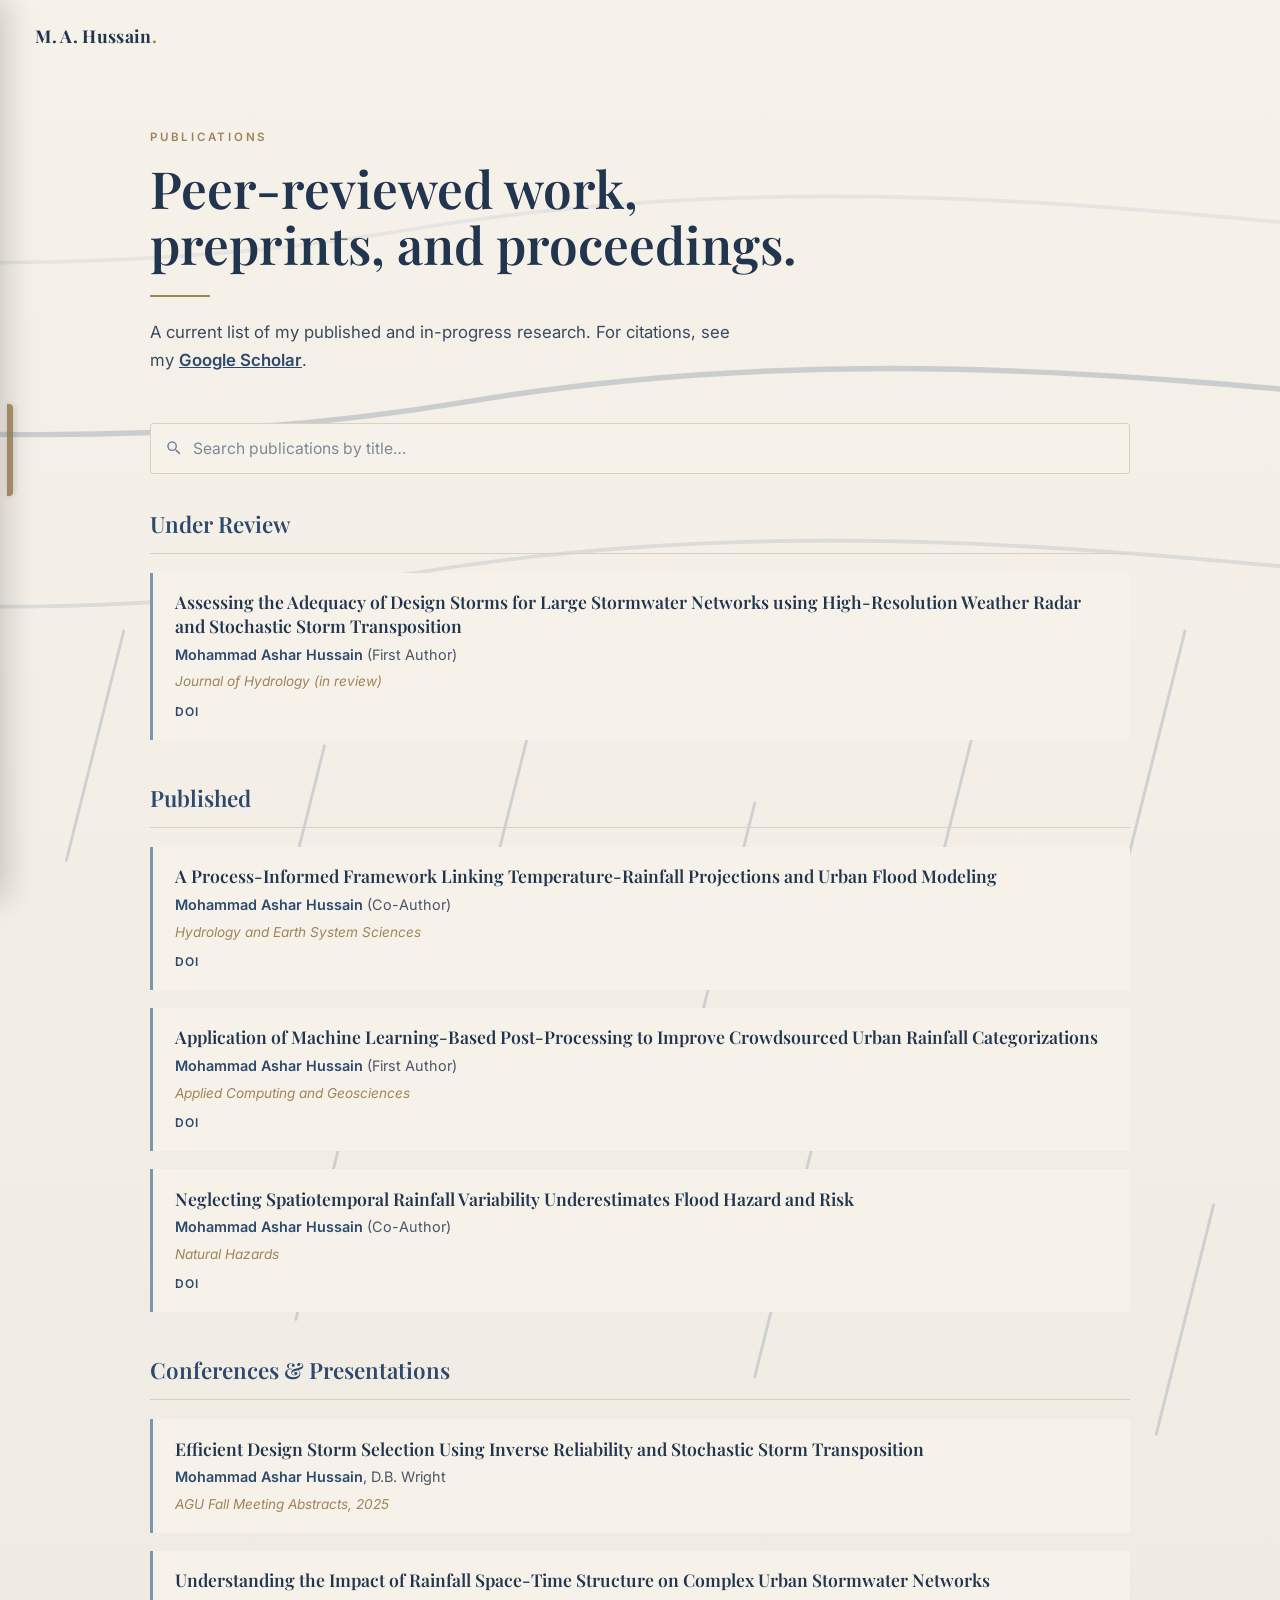
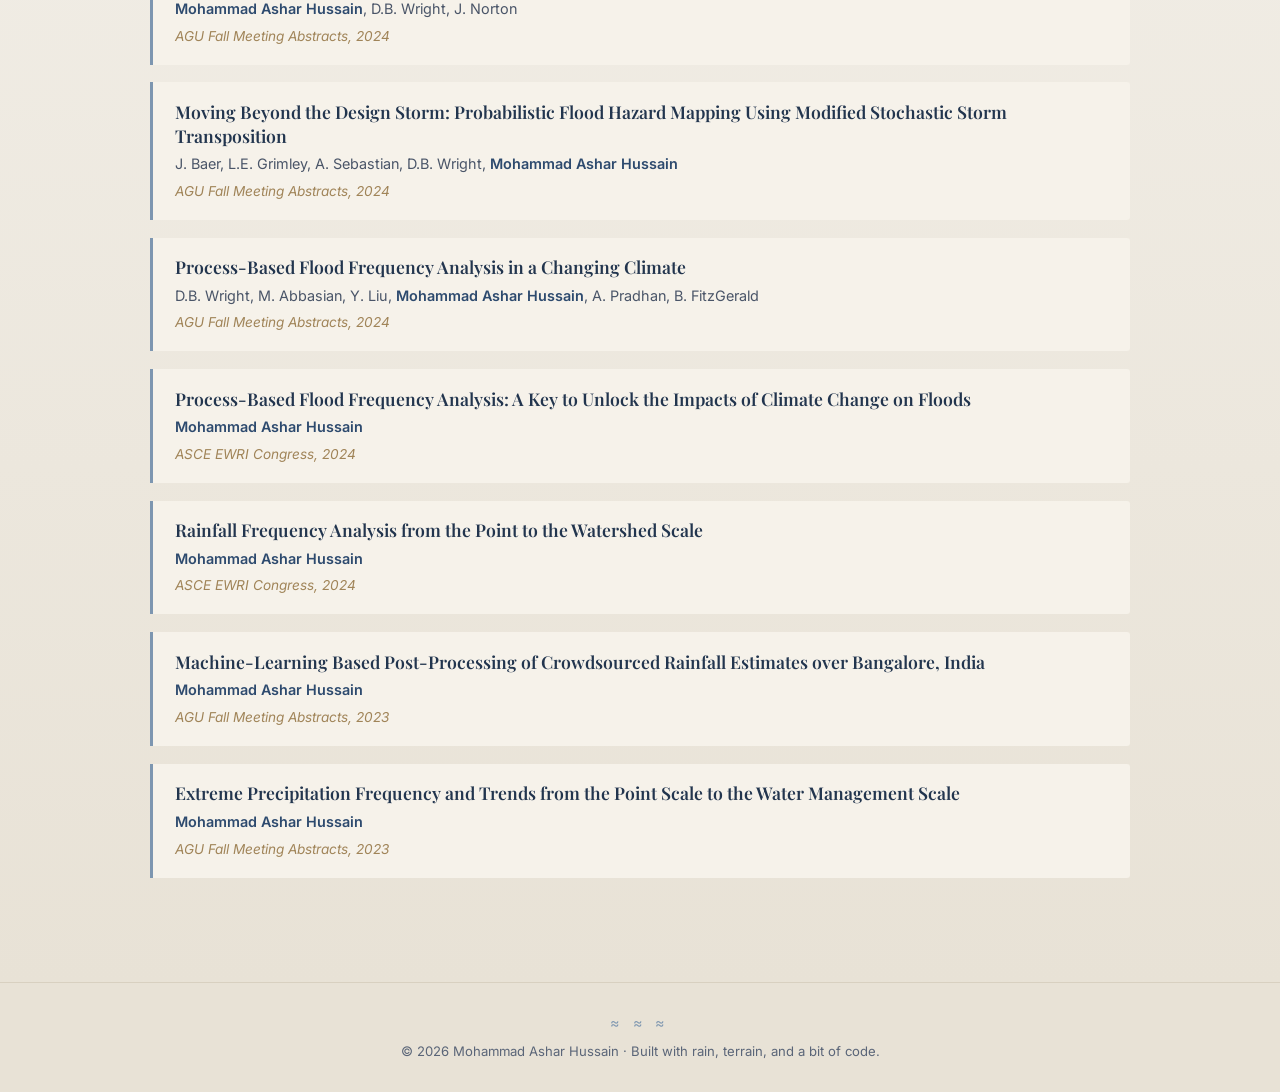
<file: publications.html>
<!DOCTYPE html>
<html lang="en">
<head>
<meta charset="UTF-8">
<meta name="viewport" content="width=device-width, initial-scale=1.0">
<title>Publications — Mohammad Ashar Hussain</title>
<link rel="preconnect" href="https://fonts.googleapis.com">
<link rel="preconnect" href="https://fonts.gstatic.com" crossorigin>
<link href="https://fonts.googleapis.com/css2?family=Playfair+Display:ital,wght@0,500;0,600;0,700;1,500&family=Inter:wght@300;400;500;600&display=swap" rel="stylesheet">
<link rel="stylesheet" href="styles.css">
</head>
<body>

<header class="bar">
  <a href="index.html" class="logo">M. A. Hussain<span class="dot">.</span></a>
</header>

<aside class="side-nav" aria-label="Site navigation">
  <svg class="side-nav-contours" viewBox="0 0 1440 900" preserveAspectRatio="xMidYMid slice" aria-hidden="true">
    <path class="contour major" d="M-50,720 C200,640 380,760 620,690 C860,620 1040,740 1290,660 C1390,628 1460,650 1500,640"/>
    <path class="contour" d="M-50,760 C220,690 400,800 640,735 C880,670 1060,780 1310,705 C1400,678 1460,695 1500,688"/>
    <path class="contour" d="M-50,800 C240,740 420,840 660,782 C900,724 1080,820 1330,752 C1410,730 1460,742 1500,738"/>
    <path class="contour major" d="M-50,150 C220,90 400,180 640,120 C880,60 1060,160 1310,90 C1400,65 1460,80 1500,75"/>
    <path class="contour" d="M-50,190 C240,140 420,210 660,160 C900,110 1080,200 1330,140 C1410,120 1460,128 1500,124"/>
  </svg>
  <button class="side-nav-close" aria-label="Close menu">×</button>
  <nav>
    <ol>
      <li><a href="index.html">Home</a></li>
      <li><a href="about.html">About</a></li>
      <li><a href="publications.html">Publications</a></li>
      <li><a href="cv.html">Resume</a></li>
      <li><a href="code.html">Data &amp; Code</a></li>
      <li><a href="contact.html">Contact</a></li>
    </ol>
  </nav>
</aside>
<button class="side-nav-handle" aria-label="Open menu"></button>

<main>
  <section class="page">
    <!-- RAINFALL BACKGROUND -->
    <svg class="page-bg" viewBox="0 0 1440 900" preserveAspectRatio="xMidYMid slice" aria-hidden="true">
      <path class="contour" d="M-50,80 C220,40 400,120 640,80 C880,40 1060,120 1310,80 C1400,64 1460,70 1500,68" opacity=".6"/>
      <path class="contour major" d="M-50,140 C220,100 420,180 660,140 C900,100 1080,180 1330,140 C1410,124 1460,130 1500,128"/>
      <path class="contour" d="M-50,200 C220,160 400,240 640,200 C880,160 1060,240 1310,200 C1400,184 1460,190 1500,188"/>
      <g class="rain">
        <line x1="100" y1="240" x2="80" y2="320"/>
        <line x1="170" y1="220" x2="150" y2="300"/>
        <line x1="240" y1="260" x2="220" y2="340"/>
        <line x1="320" y1="220" x2="300" y2="300"/>
        <line x1="390" y1="280" x2="370" y2="360"/>
        <line x1="460" y1="240" x2="440" y2="320"/>
        <line x1="540" y1="220" x2="520" y2="300"/>
        <line x1="610" y1="260" x2="590" y2="340"/>
        <line x1="690" y1="220" x2="670" y2="300"/>
        <line x1="760" y1="280" x2="740" y2="360"/>
        <line x1="840" y1="240" x2="820" y2="320"/>
        <line x1="910" y1="220" x2="890" y2="300"/>
        <line x1="990" y1="260" x2="970" y2="340"/>
        <line x1="1060" y1="220" x2="1040" y2="300"/>
        <line x1="1140" y1="280" x2="1120" y2="360"/>
        <line x1="1210" y1="240" x2="1190" y2="320"/>
        <line x1="1290" y1="220" x2="1270" y2="300"/>
        <line x1="1360" y1="260" x2="1340" y2="340"/>
        <line x1="60" y1="380" x2="40" y2="460"/>
        <line x1="200" y1="400" x2="180" y2="480"/>
        <line x1="350" y1="400" x2="330" y2="480"/>
        <line x1="490" y1="420" x2="470" y2="500"/>
        <line x1="620" y1="380" x2="600" y2="460"/>
        <line x1="780" y1="400" x2="760" y2="480"/>
        <line x1="920" y1="420" x2="900" y2="500"/>
        <line x1="1080" y1="380" x2="1060" y2="460"/>
        <line x1="1240" y1="400" x2="1220" y2="480"/>
        <line x1="1380" y1="420" x2="1360" y2="500"/>
      </g>
      <ellipse class="ripple" cx="250" cy="780" rx="38" ry="3.5"/>
      <ellipse class="ripple" cx="250" cy="780" rx="58" ry="5" opacity=".7"/>
      <ellipse class="ripple" cx="250" cy="780" rx="80" ry="6" opacity=".5"/>
      <ellipse class="ripple" cx="640" cy="800" rx="40" ry="3.5"/>
      <ellipse class="ripple" cx="640" cy="800" rx="62" ry="5" opacity=".7"/>
      <ellipse class="ripple" cx="640" cy="800" rx="86" ry="7" opacity=".5"/>
      <ellipse class="ripple" cx="1040" cy="770" rx="36" ry="3.5"/>
      <ellipse class="ripple" cx="1040" cy="770" rx="56" ry="5" opacity=".7"/>
      <ellipse class="ripple" cx="1040" cy="770" rx="78" ry="6" opacity=".5"/>
      <ellipse class="ripple" cx="1280" cy="810" rx="34" ry="3.5"/>
      <ellipse class="ripple" cx="1280" cy="810" rx="54" ry="5" opacity=".7"/>
    </svg>
    <div class="page-wrap">
      <div class="page-head">
        <div class="eyebrow">Publications</div>
        <h1>Peer-reviewed work,<br>preprints, and proceedings.</h1>
        <div class="divider"></div>
        <p class="lead">A current list of my published and in-progress research. For citations, see my <a href="https://scholar.google.com/citations?user=aCj7oDoAAAAJ&hl=en" style="color:var(--storm);font-weight:600">Google Scholar</a>.</p>
      </div>

      <div class="pub-search">
        <label for="pubSearch" class="visually-hidden">Search publications</label>
        <svg class="pub-search-icon" viewBox="0 0 24 24" aria-hidden="true"><path d="M15.5 14h-.79l-.28-.27A6.5 6.5 0 1 0 9.5 16a6.47 6.47 0 0 0 4.23-1.57l.27.28v.79l5 5 1.49-1.49-5-5zm-6 0A4.5 4.5 0 1 1 14 9.5 4.5 4.5 0 0 1 9.5 14z"/></svg>
        <input type="search" id="pubSearch" placeholder="Search publications by title…" autocomplete="off">
        <button type="button" class="pub-search-clear" aria-label="Clear search">×</button>
      </div>
      <div class="pub-empty" hidden>No publications match your search.</div>

      <div class="pub-group">
        <h2>Under Review</h2>
        <div class="pub">
          <div class="pub-title">Assessing the Adequacy of Design Storms for Large Stormwater Networks using High-Resolution Weather Radar and Stochastic Storm Transposition</div>
          <div class="pub-authors"><span class="me">Mohammad Ashar Hussain</span> (First Author)</div>
          <div class="pub-venue">Journal of Hydrology (in review)</div>
          <div class="pub-links"><a href="#">DOI</a></div>
        </div>
      </div>

      <div class="pub-group">
        <h2>Published</h2>
        <div class="pub">
          <div class="pub-title">A Process-Informed Framework Linking Temperature-Rainfall Projections and Urban Flood Modeling</div>
          <div class="pub-authors"><span class="me">Mohammad Ashar Hussain</span> (Co-Author)</div>
          <div class="pub-venue">Hydrology and Earth System Sciences</div>
          <div class="pub-links"><a href="#">DOI</a></div>
        </div>
        <div class="pub">
          <div class="pub-title">Application of Machine Learning-Based Post-Processing to Improve Crowdsourced Urban Rainfall Categorizations</div>
          <div class="pub-authors"><span class="me">Mohammad Ashar Hussain</span> (First Author)</div>
          <div class="pub-venue">Applied Computing and Geosciences</div>
          <div class="pub-links"><a href="https://doi.org/10.1016/j.acags.2025.100255" target="_blank" rel="noopener">DOI</a></div>
        </div>
        <div class="pub">
          <div class="pub-title">Neglecting Spatiotemporal Rainfall Variability Underestimates Flood Hazard and Risk</div>
          <div class="pub-authors"><span class="me">Mohammad Ashar Hussain</span> (Co-Author)</div>
          <div class="pub-venue">Natural Hazards</div>
          <div class="pub-links"><a href="https://doi.org/10.1038/s44304-026-00208-5" target="_blank" rel="noopener">DOI</a></div>
        </div>
      </div>

      <div class="pub-group">
        <h2>Conferences &amp; Presentations</h2>
        <div class="pub">
          <div class="pub-title">Efficient Design Storm Selection Using Inverse Reliability and Stochastic Storm Transposition</div>
          <div class="pub-authors"><span class="me">Mohammad Ashar Hussain</span>, D.B. Wright</div>
          <div class="pub-venue">AGU Fall Meeting Abstracts, 2025</div>
        </div>
        <div class="pub">
          <div class="pub-title">Understanding the Impact of Rainfall Space-Time Structure on Complex Urban Stormwater Networks</div>
          <div class="pub-authors"><span class="me">Mohammad Ashar Hussain</span>, D.B. Wright, J. Norton</div>
          <div class="pub-venue">AGU Fall Meeting Abstracts, 2024</div>
        </div>
        <div class="pub">
          <div class="pub-title">Moving Beyond the Design Storm: Probabilistic Flood Hazard Mapping Using Modified Stochastic Storm Transposition</div>
          <div class="pub-authors">J. Baer, L.E. Grimley, A. Sebastian, D.B. Wright, <span class="me">Mohammad Ashar Hussain</span></div>
          <div class="pub-venue">AGU Fall Meeting Abstracts, 2024</div>
        </div>
        <div class="pub">
          <div class="pub-title">Process-Based Flood Frequency Analysis in a Changing Climate</div>
          <div class="pub-authors">D.B. Wright, M. Abbasian, Y. Liu, <span class="me">Mohammad Ashar Hussain</span>, A. Pradhan, B. FitzGerald</div>
          <div class="pub-venue">AGU Fall Meeting Abstracts, 2024</div>
        </div>
        <div class="pub">
          <div class="pub-title">Process-Based Flood Frequency Analysis: A Key to Unlock the Impacts of Climate Change on Floods</div>
          <div class="pub-authors"><span class="me">Mohammad Ashar Hussain</span></div>
          <div class="pub-venue">ASCE EWRI Congress, 2024</div>
        </div>
        <div class="pub">
          <div class="pub-title">Rainfall Frequency Analysis from the Point to the Watershed Scale</div>
          <div class="pub-authors"><span class="me">Mohammad Ashar Hussain</span></div>
          <div class="pub-venue">ASCE EWRI Congress, 2024</div>
        </div>
        <div class="pub">
          <div class="pub-title">Machine-Learning Based Post-Processing of Crowdsourced Rainfall Estimates over Bangalore, India</div>
          <div class="pub-authors"><span class="me">Mohammad Ashar Hussain</span></div>
          <div class="pub-venue">AGU Fall Meeting Abstracts, 2023</div>
        </div>
        <div class="pub">
          <div class="pub-title">Extreme Precipitation Frequency and Trends from the Point Scale to the Water Management Scale</div>
          <div class="pub-authors"><span class="me">Mohammad Ashar Hussain</span></div>
          <div class="pub-venue">AGU Fall Meeting Abstracts, 2023</div>
        </div>
      </div>

    </div>
  </section>
</main>

<footer>
  <div class="wave">≈ ≈ ≈</div>
  <div>© 2026 Mohammad Ashar Hussain · Built with rain, terrain, and a bit of code.</div>
</footer>

<script src="script.js"></script>
</body>
</html>
</file>
<file: styles.css>
/* ============ TOKENS ============ */
:root{
  --ink:#1a2332;
  --slate:#22354e;
  --storm:#2d4a6e;
  --rain:#7d96b0;
  --mist:#c8d4e0;
  --mist-pale:#dde5ec;
  --sand:#c4a882;
  --sand-deep:#a08458;
  --paper:#f0ece4;
  --paper-warm:#e8e2d6;
  --paper-soft:#f6f2ea;
  --maxw:980px;
}
*{margin:0;padding:0;box-sizing:border-box}
html{scroll-behavior:smooth}
body{
  font-family:'Inter',sans-serif;
  background:var(--paper);
  color:var(--ink);
  line-height:1.65;
  font-weight:400;
  -webkit-font-smoothing:antialiased;
  min-height:100vh;
  display:flex;flex-direction:column;
}
main{flex:1}

/* page fade-in */
body{animation:pageIn .5s ease-out}
@keyframes pageIn{from{opacity:0;transform:translateY(6px)}to{opacity:1;transform:none}}

/* ============ TOP BAR ============ */
.bar{
  position:fixed;top:0;left:0;right:0;z-index:50;
  display:flex;justify-content:space-between;align-items:center;
  padding:1.3rem 2.2rem;
  transition:background .35s,box-shadow .35s,padding .35s;
}
.bar.scrolled{
  background:rgba(240,236,228,.92);
  backdrop-filter:blur(10px);
  box-shadow:0 1px 0 rgba(26,35,50,.08);
  padding:.85rem 2.2rem;
}
.logo{
  font-family:'Playfair Display',serif;
  font-weight:700;font-size:1.1rem;
  color:var(--slate);letter-spacing:.02em;
  text-decoration:none;
}
.logo .dot{color:var(--sand-deep)}

/* ============ LEFT-EDGE SIDE NAV ============ */
.side-nav-handle{
  position:fixed;left:0;top:50%;transform:translateY(-50%);
  width:20px;height:140px;z-index:55;cursor:pointer;
  display:flex;align-items:center;justify-content:center;
  background:transparent;border:none;padding:0;
  transition:opacity .3s;
}
.side-nav-handle::before{
  content:'';width:6px;height:92px;background:var(--sand-deep);
  border-radius:0 4px 4px 0;opacity:.85;
  transition:height .3s,opacity .3s,background .25s,width .3s;
  box-shadow:1px 0 6px rgba(26,35,50,.18);
}
.side-nav-handle:hover::before{height:120px;opacity:1;width:8px}
.side-nav.open ~ .side-nav-handle,
.side-nav.open + .side-nav-handle{opacity:0;pointer-events:none}

.side-nav{
  position:fixed;left:0;top:0;bottom:0;width:300px;z-index:60;
  background:linear-gradient(165deg,#1a2332 0%,#22354e 70%,#2d4a6e 100%);
  transform:translateX(-100%);
  transition:transform .45s cubic-bezier(.22,.61,.36,1);
  display:flex;align-items:center;justify-content:center;
  box-shadow:6px 0 30px rgba(0,0,0,.18);
}
.side-nav.open{transform:translateX(0)}
.side-nav-contours{position:absolute;inset:0;opacity:.5;pointer-events:none}
.side-nav-contours .contour{fill:none;stroke:rgba(196,168,130,.25);stroke-width:1.3}
.side-nav-contours .contour.major{stroke:rgba(196,168,130,.4);stroke-width:1.8}
.side-nav-close{
  position:absolute;top:1.4rem;right:1.4rem;
  background:none;border:none;cursor:pointer;
  color:var(--paper);font-size:1.7rem;line-height:1;
  font-family:'Playfair Display',serif;font-weight:300;
  transition:transform .25s,color .2s;
}
.side-nav-close:hover{transform:rotate(90deg);color:var(--sand)}
.side-nav nav{position:relative;z-index:2;width:100%;padding:0 2rem}
.side-nav ol{list-style:none;counter-reset:item;text-align:left}
.side-nav li{
  counter-increment:item;margin:.55rem 0;
  opacity:0;transform:translateX(-14px);
  transition:opacity .45s,transform .45s;
}
.side-nav.open li{opacity:1;transform:none}
.side-nav.open li:nth-child(1){transition-delay:.12s}
.side-nav.open li:nth-child(2){transition-delay:.18s}
.side-nav.open li:nth-child(3){transition-delay:.24s}
.side-nav.open li:nth-child(4){transition-delay:.30s}
.side-nav.open li:nth-child(5){transition-delay:.36s}
.side-nav.open li:nth-child(6){transition-delay:.42s}
.side-nav a{
  font-family:'Playfair Display',serif;
  font-size:1.55rem;font-weight:500;
  color:var(--paper);text-decoration:none;
  display:inline-block;padding:.35rem 0;position:relative;
  transition:color .25s,padding-left .3s;
}
.side-nav a::before{
  content:'0' counter(item);
  position:absolute;left:-2.4rem;top:50%;transform:translateY(-50%);
  font-family:'Inter',sans-serif;font-size:.65rem;font-weight:600;
  color:var(--sand);letter-spacing:.18em;
  opacity:0;transition:opacity .3s,left .3s;
}
.side-nav a:hover{color:var(--sand);padding-left:.6rem}
.side-nav a:hover::before{opacity:1;left:-2.1rem}
.side-nav a.active{color:var(--sand)}
.side-nav a.active::before{opacity:1}

/* ============ HERO (HOME) ============ */
.hero{
  position:relative;min-height:100vh;
  background:linear-gradient(170deg,#f6f2ea 0%,#dde5ec 50%,#c8d4e0 100%);
  display:flex;align-items:center;justify-content:center;
  overflow:hidden;
}
.hero-svg{position:absolute;inset:0;width:100%;height:100%;pointer-events:none}
.contour{fill:none;stroke:rgba(45,74,110,.22);stroke-width:1.3}
.contour.major{stroke:rgba(45,74,110,.38);stroke-width:1.9}
.terrain{fill:rgba(160,132,88,.12);stroke:rgba(160,132,88,.35);stroke-width:1.5}
.raindrop{
  position:absolute;top:-10%;
  width:1px;
  background:linear-gradient(to bottom,transparent,rgba(45,74,110,.45));
  animation:fall linear infinite;
}
@keyframes fall{to{transform:translateY(115vh)}}

.hero-content{position:relative;z-index:2;text-align:center;padding:0 1.5rem;max-width:760px}
.hero h1{
  font-family:'Playfair Display',serif;
  font-size:clamp(2.8rem,7.5vw,5rem);
  font-weight:600;color:var(--slate);
  line-height:1.05;margin-bottom:1rem;
  letter-spacing:-.01em;
}
.title-line{
  font-family:'Playfair Display',serif;
  font-style:italic;font-weight:500;
  font-size:clamp(1rem,2.1vw,1.2rem);
  color:var(--storm);
  margin-bottom:.4rem;
  display:flex;align-items:center;justify-content:center;gap:.9rem;
}
.title-line::before,.title-line::after{
  content:'';width:32px;height:1px;background:var(--sand-deep);
}
.affil{
  font-size:.82rem;font-weight:500;color:var(--rain);
  letter-spacing:.12em;text-transform:uppercase;margin-bottom:2rem;
}
.lede{
  font-size:clamp(1rem,2.1vw,1.15rem);color:#3a4a5e;
  max-width:560px;margin:0 auto 2.4rem;line-height:1.6;
}
.lede strong{color:var(--slate);font-weight:600}
.hero-cta{display:flex;gap:1rem;justify-content:center;flex-wrap:wrap}

.btn{
  display:inline-block;padding:.85rem 1.9rem;
  font-size:.82rem;font-weight:600;letter-spacing:.1em;text-transform:uppercase;
  text-decoration:none;border-radius:2px;
  transition:transform .2s,background .25s,color .25s,border-color .25s;
  cursor:pointer;border:none;font-family:inherit;
}
.btn:hover{transform:translateY(-2px)}
.btn-solid{background:var(--slate);color:var(--paper)}
.btn-solid:hover{background:var(--storm)}
.btn-ghost{border:1px solid var(--slate);color:var(--slate);background:transparent}
.btn-ghost:hover{background:var(--slate);color:var(--paper)}

.scroll-hint{
  position:absolute;bottom:2rem;left:50%;transform:translateX(-50%);
  color:var(--storm);font-size:.7rem;letter-spacing:.22em;text-transform:uppercase;
  animation:bob 2.4s ease-in-out infinite;z-index:2;opacity:.65;
}
@keyframes bob{0%,100%{transform:translate(-50%,0)}50%{transform:translate(-50%,8px)}}

/* HIGHLIGHTS (home page) */
.highlights{padding:5rem 2rem;background:var(--paper)}
.h-wrap{max-width:var(--maxw);margin:0 auto;display:grid;grid-template-columns:repeat(3,1fr);gap:1.5rem}
.hcard{
  background:var(--paper-soft);border:1px solid #e0d8c8;border-radius:3px;
  padding:1.7rem 1.5rem;transition:transform .25s,box-shadow .25s,border-color .25s;
}
.hcard:hover{transform:translateY(-3px);border-color:var(--sand-deep);box-shadow:0 8px 24px rgba(26,35,50,.06)}
.hcard .label{
  font-size:.7rem;font-weight:600;letter-spacing:.18em;text-transform:uppercase;
  color:var(--sand-deep);margin-bottom:.7rem;
}
.hcard h3{
  font-family:'Playfair Display',serif;font-size:1.15rem;font-weight:600;
  color:var(--slate);margin-bottom:.5rem;line-height:1.35;
}
.hcard p{font-size:.9rem;color:#4a5568;margin-bottom:.9rem}
.hcard a{
  font-size:.78rem;font-weight:600;letter-spacing:.06em;text-transform:uppercase;
  color:var(--storm);text-decoration:none;border-bottom:1px solid currentColor;
}

/* ============ INNER PAGE LAYOUT ============ */
.page{
  padding:8rem 2rem 4rem;min-height:70vh;
  position:relative;overflow:hidden;
  background:linear-gradient(180deg,var(--paper-soft) 0%,var(--paper) 60%,var(--paper-warm) 100%);
}
.page-bg{
  position:absolute;inset:0;width:100%;height:100%;
  pointer-events:none;opacity:.55;z-index:0;
}
.page-bg .contour{fill:none;stroke:rgba(45,74,110,.22);stroke-width:1.3}
.page-bg .contour.major{stroke:rgba(45,74,110,.38);stroke-width:1.9}
.page-bg .rain{stroke:rgba(45,74,110,.32);stroke-width:1;stroke-linecap:round}
.page-bg .ripple{fill:none;stroke:rgba(45,74,110,.28);stroke-width:1}
.page-bg .river{fill:none;stroke:rgba(45,74,110,.32);stroke-width:1.6;stroke-linecap:round}
.page-bg .ridge{fill:rgba(160,132,88,.10);stroke:rgba(160,132,88,.35);stroke-width:1.4}
.page-bg .node{fill:rgba(160,132,88,.5);stroke:rgba(45,74,110,.45);stroke-width:1}
.page-bg .edge{stroke:rgba(45,74,110,.22);stroke-width:.9;fill:none}
.page-bg .building{fill:rgba(45,74,110,.14);stroke:rgba(45,74,110,.4);stroke-width:1}
.page-bg .waterline{fill:none;stroke:rgba(45,74,110,.4);stroke-width:1.4}
.page-bg .waterfill{fill:rgba(125,150,176,.16);stroke:none}
.page-wrap{max-width:var(--maxw);margin:0 auto;position:relative;z-index:1}
.page-head{margin-bottom:3rem;position:relative}
.page-head .eyebrow{
  font-size:.72rem;font-weight:600;letter-spacing:.24em;text-transform:uppercase;
  color:var(--sand-deep);margin-bottom:.8rem;
}
.page-head h1{
  font-family:'Playfair Display',serif;font-size:clamp(2.2rem,5vw,3.2rem);
  font-weight:600;color:var(--slate);line-height:1.1;
}
.page-head .lead{
  margin-top:1rem;font-size:1.05rem;color:#3a4a5e;max-width:600px;
}
.divider{
  width:60px;height:2px;background:var(--sand-deep);margin:1.4rem 0;
}

/* ABOUT */
.about-grid{display:grid;grid-template-columns:280px 1fr;gap:3.2rem;align-items:start}
.portrait{
  aspect-ratio:4/5;border-radius:3px;overflow:hidden;
  background:linear-gradient(160deg,var(--mist),var(--storm));
  display:flex;align-items:center;justify-content:center;position:relative;
}
.portrait img{width:100%;height:100%;object-fit:cover;display:block}
.portrait .placeholder{color:var(--paper);font-size:.78rem;letter-spacing:.1em;text-transform:uppercase;text-align:center;padding:1rem;opacity:.85}
.portrait::after{
  content:'';position:absolute;inset:0;
  border:1px solid var(--sand-deep);
  transform:translate(10px,10px);pointer-events:none;border-radius:3px;
}
.about-text p{margin-bottom:1.15rem;color:#2c3645;font-size:1.02rem}
.interests{margin-top:1.6rem;display:flex;flex-wrap:wrap;gap:.55rem}
.chip{
  background:var(--paper-warm);border:1px solid #d8d0c0;
  padding:.35rem .9rem;border-radius:2rem;
  font-size:.8rem;font-weight:500;color:var(--storm);
}

/* PUBLICATIONS */
.visually-hidden{
  position:absolute;width:1px;height:1px;padding:0;margin:-1px;overflow:hidden;
  clip:rect(0,0,0,0);white-space:nowrap;border:0;
}
.pub-search{
  position:relative;margin-bottom:2rem;
  display:flex;align-items:center;
  background:var(--paper-soft);border:1px solid #d8d0c0;border-radius:3px;
  padding:.4rem .6rem .4rem .9rem;
  transition:border-color .25s,box-shadow .25s,background .25s;
}
.pub-search:focus-within{
  border-color:var(--sand-deep);
  box-shadow:0 0 0 3px rgba(196,168,130,.18);
  background:var(--paper);
}
.pub-search-icon{
  width:18px;height:18px;fill:var(--storm);opacity:.65;flex-shrink:0;margin-right:.6rem;
}
.pub-search input{
  flex:1;border:none;outline:none;background:transparent;
  font-family:'Inter',sans-serif;font-size:.98rem;color:var(--ink);
  padding:.55rem 0;
}
.pub-search input::placeholder{color:#7d8898}
.pub-search input::-webkit-search-cancel-button{-webkit-appearance:none;appearance:none}
.pub-search-clear{
  background:none;border:none;cursor:pointer;
  color:var(--rain);font-size:1.4rem;line-height:1;
  width:28px;height:28px;border-radius:50%;
  display:flex;align-items:center;justify-content:center;
  opacity:0;pointer-events:none;
  transition:opacity .2s,color .2s,background .2s;
}
.pub-search.has-value .pub-search-clear{opacity:1;pointer-events:auto}
.pub-search-clear:hover{color:var(--slate);background:var(--paper-warm)}
.pub-empty{
  text-align:center;padding:2rem 1rem;color:var(--rain);font-style:italic;
  background:var(--paper-soft);border:1px dashed #d8d0c0;border-radius:3px;
  margin-bottom:1.5rem;
}
.pub-group{margin-bottom:2.5rem}
.pub-group h2{
  font-family:'Playfair Display',serif;font-size:1.4rem;font-weight:600;
  color:var(--storm);margin-bottom:1.2rem;
  padding-bottom:.6rem;border-bottom:1px solid #d8d0c0;
}
.pub{
  border-left:3px solid var(--rain);
  padding:1.1rem 1.4rem;margin-bottom:1.1rem;
  background:var(--paper-soft);border-radius:0 3px 3px 0;
  transition:border-color .25s,transform .2s;
}
.pub:hover{border-color:var(--sand-deep);transform:translateX(4px)}
.pub .pub-title{font-family:'Playfair Display',serif;font-size:1.1rem;font-weight:600;color:var(--slate);margin-bottom:.3rem;line-height:1.35}
.pub .pub-authors{font-size:.9rem;color:#4a5568;margin-bottom:.25rem}
.pub .pub-authors .me{font-weight:600;color:var(--storm)}
.pub .pub-venue{font-size:.85rem;color:var(--sand-deep);font-style:italic}
.pub .pub-links{margin-top:.55rem;display:flex;gap:1rem;flex-wrap:wrap}
.pub .pub-links a{font-size:.75rem;font-weight:600;letter-spacing:.06em;text-transform:uppercase;color:var(--storm);text-decoration:none;border-bottom:1px solid transparent;transition:border-color .2s}
.pub .pub-links a:hover{border-color:var(--storm)}

/* CV */
.cv-grid{display:grid;grid-template-columns:1fr 1fr;gap:2.5rem;margin-top:1rem}
.cv-block h3{
  font-family:'Playfair Display',serif;font-size:1.15rem;font-weight:600;
  color:var(--storm);margin-bottom:1rem;
}
.cv-item{margin-bottom:1.2rem;padding-left:1rem;border-left:2px solid var(--mist)}
.cv-item .when{font-size:.75rem;font-weight:600;color:var(--sand-deep);letter-spacing:.06em;text-transform:uppercase;margin-bottom:.2rem}
.cv-item .what{font-weight:600;color:var(--slate);margin-bottom:.15rem}
.cv-item .where{font-size:.88rem;color:#5a6578}
.cv-download-band{
  margin-top:3rem;padding:2rem;background:var(--paper-warm);
  border-radius:3px;text-align:center;border:1px solid #d8d0c0;
}
.cv-download-band p{margin-bottom:1.2rem;color:#3a4a5e}

/* CODE */
.repo-grid{display:grid;grid-template-columns:repeat(auto-fit,minmax(280px,1fr));gap:1.4rem}
.repo{
  background:var(--paper-soft);border:1px solid #e0d8c8;border-radius:4px;
  padding:1.5rem;transition:transform .2s,box-shadow .25s,border-color .25s;
  text-decoration:none;display:block;
}
.repo:hover{transform:translateY(-4px);border-color:var(--sand-deep);box-shadow:0 10px 28px rgba(26,35,50,.08)}
.repo .repo-name{font-weight:600;font-size:1.05rem;color:var(--storm);margin-bottom:.5rem;display:flex;align-items:center;gap:.5rem}
.repo .repo-desc{font-size:.9rem;color:#4a5568;margin-bottom:.9rem}
.repo .repo-meta{font-size:.76rem;color:var(--sand-deep);font-weight:600;letter-spacing:.04em;text-transform:uppercase}

/* CONTACT */
.contact-inner{max-width:560px}
.contact-inner p{color:#3a4a5e;margin-bottom:2rem;font-size:1.05rem}
.contact-links{display:flex;gap:.9rem;flex-wrap:wrap}
.contact-links a{
  display:flex;align-items:center;gap:.55rem;
  padding:.75rem 1.3rem;background:var(--paper-soft);border:1px solid #d8d0c0;border-radius:3px;
  text-decoration:none;color:var(--slate);font-weight:500;font-size:.9rem;
  transition:border-color .2s,transform .2s,background .25s;
}
.contact-links a:hover{border-color:var(--sand-deep);transform:translateY(-2px);background:var(--paper-warm)}
.contact-links svg{width:17px;height:17px;fill:var(--storm)}

/* FOOTER */
footer{
  background:var(--paper-warm);color:#5a6578;
  text-align:center;padding:1.8rem 1rem;font-size:.82rem;
  border-top:1px solid #d8d0c0;margin-top:auto;
}
footer .wave{color:var(--rain);letter-spacing:.3em;margin-bottom:.4rem;font-size:.9rem}

/* RESPONSIVE */
@media(max-width:760px){
  .bar{padding:1rem 1.3rem}
  .bar.scrolled{padding:.7rem 1.3rem}
  .about-grid{grid-template-columns:1fr}
  .portrait{max-width:240px;margin:0 auto}
  .h-wrap{grid-template-columns:1fr}
  .cv-grid{grid-template-columns:1fr;gap:2rem}
  .page{padding:6.5rem 1.3rem 3rem}
  .side-nav{width:82vw;max-width:320px}
  .side-nav a::before{display:none}
  .side-nav a{font-size:1.35rem}
}
@media(prefers-reduced-motion:reduce){
  .raindrop,.scroll-hint{animation:none}
  body{animation:none}
  html{scroll-behavior:auto}
}
</file>
